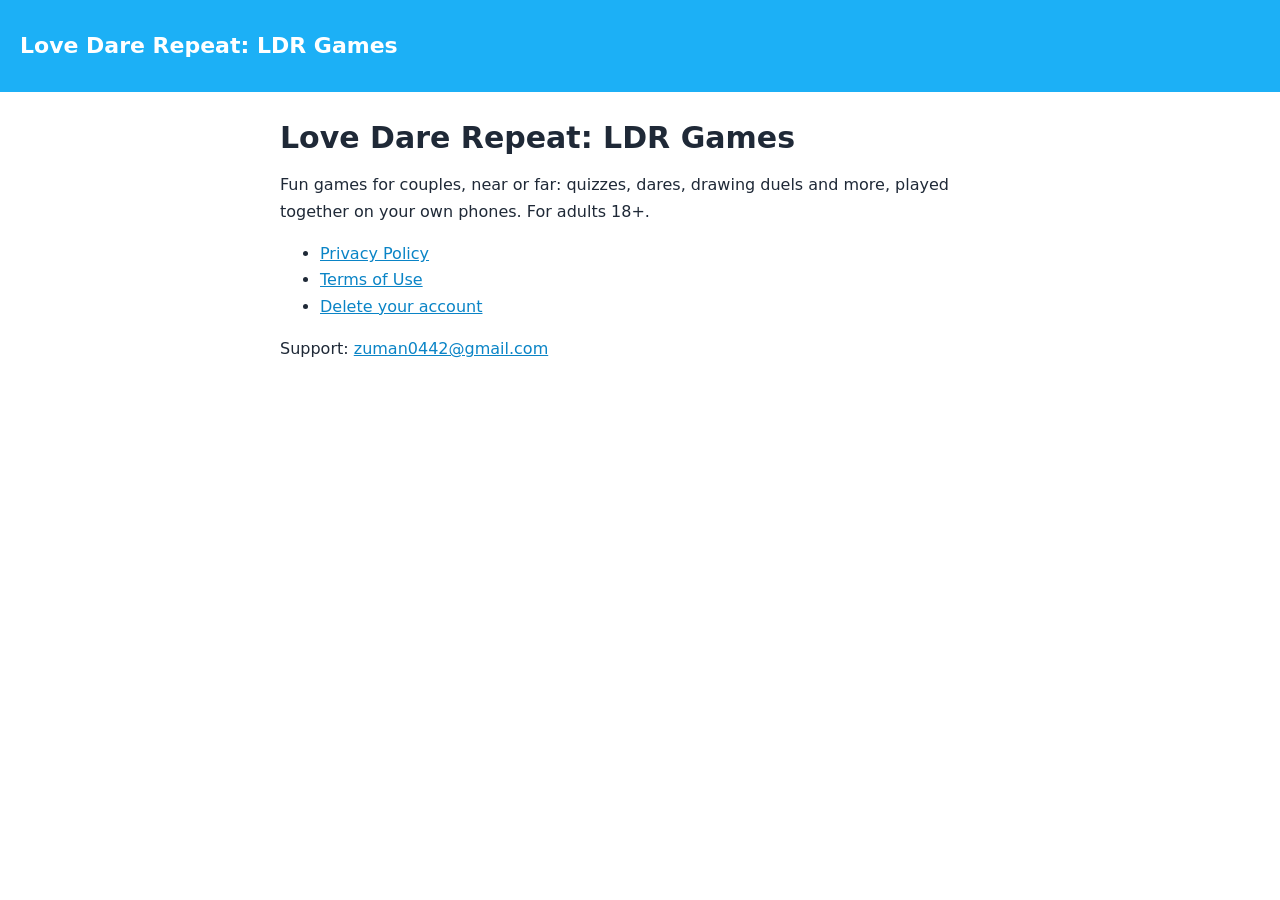
<file: index.html>
<!doctype html>
<html lang="en">
<head>
<meta charset="utf-8">
<meta name="viewport" content="width=device-width, initial-scale=1">
<title>Love Dare Repeat: LDR Games</title>
<link rel="stylesheet" href="style.css">
</head>
<body>
<header><a href="./">Love Dare Repeat: LDR Games</a></header>
<main>
<h1>Love Dare Repeat: LDR Games</h1>
<p>Fun games for couples, near or far: quizzes, dares, drawing duels and more, played together on your own phones. For adults 18+.</p>
<ul>
<li><a href="privacy.html">Privacy Policy</a></li>
<li><a href="terms.html">Terms of Use</a></li>
<li><a href="delete-account.html">Delete your account</a></li>
</ul>
<p>Support: <a href="mailto:zuman0442@gmail.com">zuman0442@gmail.com</a></p>
</main>
</body>
</html>
</file>
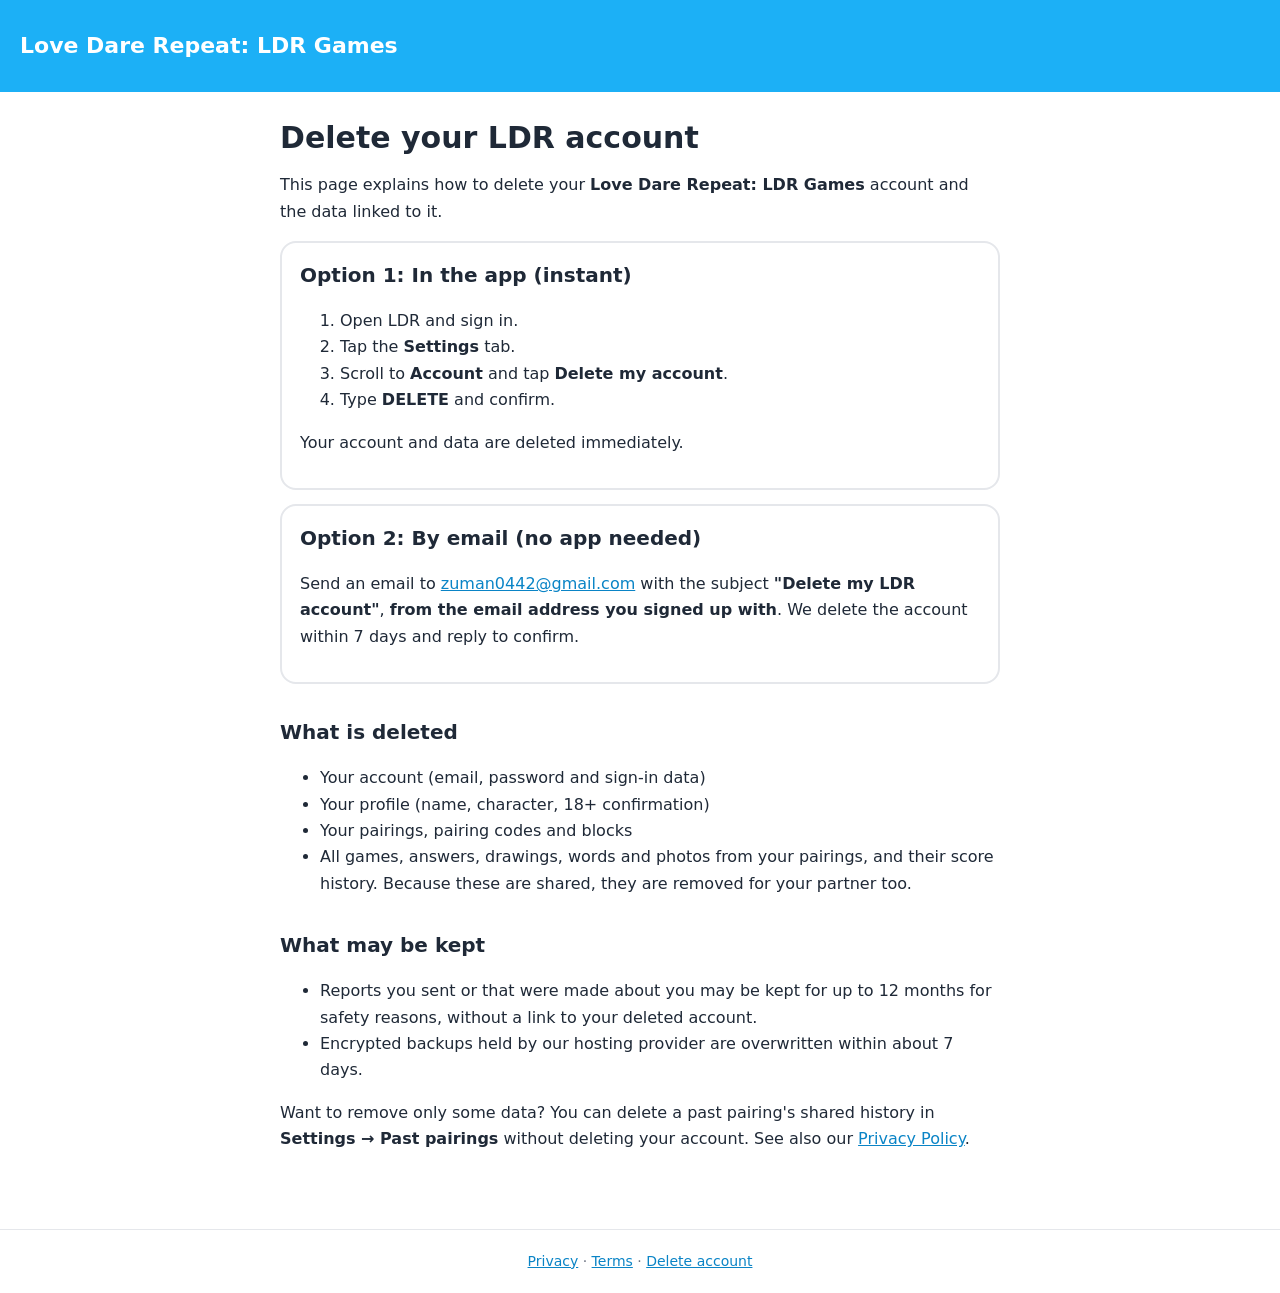
<file: delete-account.html>
<!doctype html>
<html lang="en">
<head>
<meta charset="utf-8">
<meta name="viewport" content="width=device-width, initial-scale=1">
<title>Delete your account – Love Dare Repeat: LDR Games</title>
<link rel="stylesheet" href="style.css">
</head>
<body>
<header><a href="./">Love Dare Repeat: LDR Games</a></header>
<main>
<h1>Delete your LDR account</h1>
<p>This page explains how to delete your <b>Love Dare Repeat: LDR Games</b> account and the data linked to it.</p>

<div class="card">
<h2 style="margin-top:0">Option 1: In the app (instant)</h2>
<ol>
<li>Open LDR and sign in.</li>
<li>Tap the <b>Settings</b> tab.</li>
<li>Scroll to <b>Account</b> and tap <b>Delete my account</b>.</li>
<li>Type <b>DELETE</b> and confirm.</li>
</ol>
<p>Your account and data are deleted immediately.</p>
</div>

<div class="card">
<h2 style="margin-top:0">Option 2: By email (no app needed)</h2>
<p>Send an email to <a href="mailto:zuman0442@gmail.com?subject=Delete%20my%20LDR%20account">zuman0442@gmail.com</a> with the subject <b>"Delete my LDR account"</b>, <b>from the email address you signed up with</b>. We delete the account within 7 days and reply to confirm.</p>
</div>

<h2>What is deleted</h2>
<ul>
<li>Your account (email, password and sign-in data)</li>
<li>Your profile (name, character, 18+ confirmation)</li>
<li>Your pairings, pairing codes and blocks</li>
<li>All games, answers, drawings, words and photos from your pairings, and their score history. Because these are shared, they are removed for your partner too.</li>
</ul>

<h2>What may be kept</h2>
<ul>
<li>Reports you sent or that were made about you may be kept for up to 12 months for safety reasons, without a link to your deleted account.</li>
<li>Encrypted backups held by our hosting provider are overwritten within about 7 days.</li>
</ul>

<p>Want to remove only some data? You can delete a past pairing's shared history in <b>Settings → Past pairings</b> without deleting your account. See also our <a href="privacy.html">Privacy Policy</a>.</p>
</main>
<footer><a href="privacy.html">Privacy</a> · <a href="terms.html">Terms</a> · <a href="delete-account.html">Delete account</a></footer>
</body>
</html>
</file>
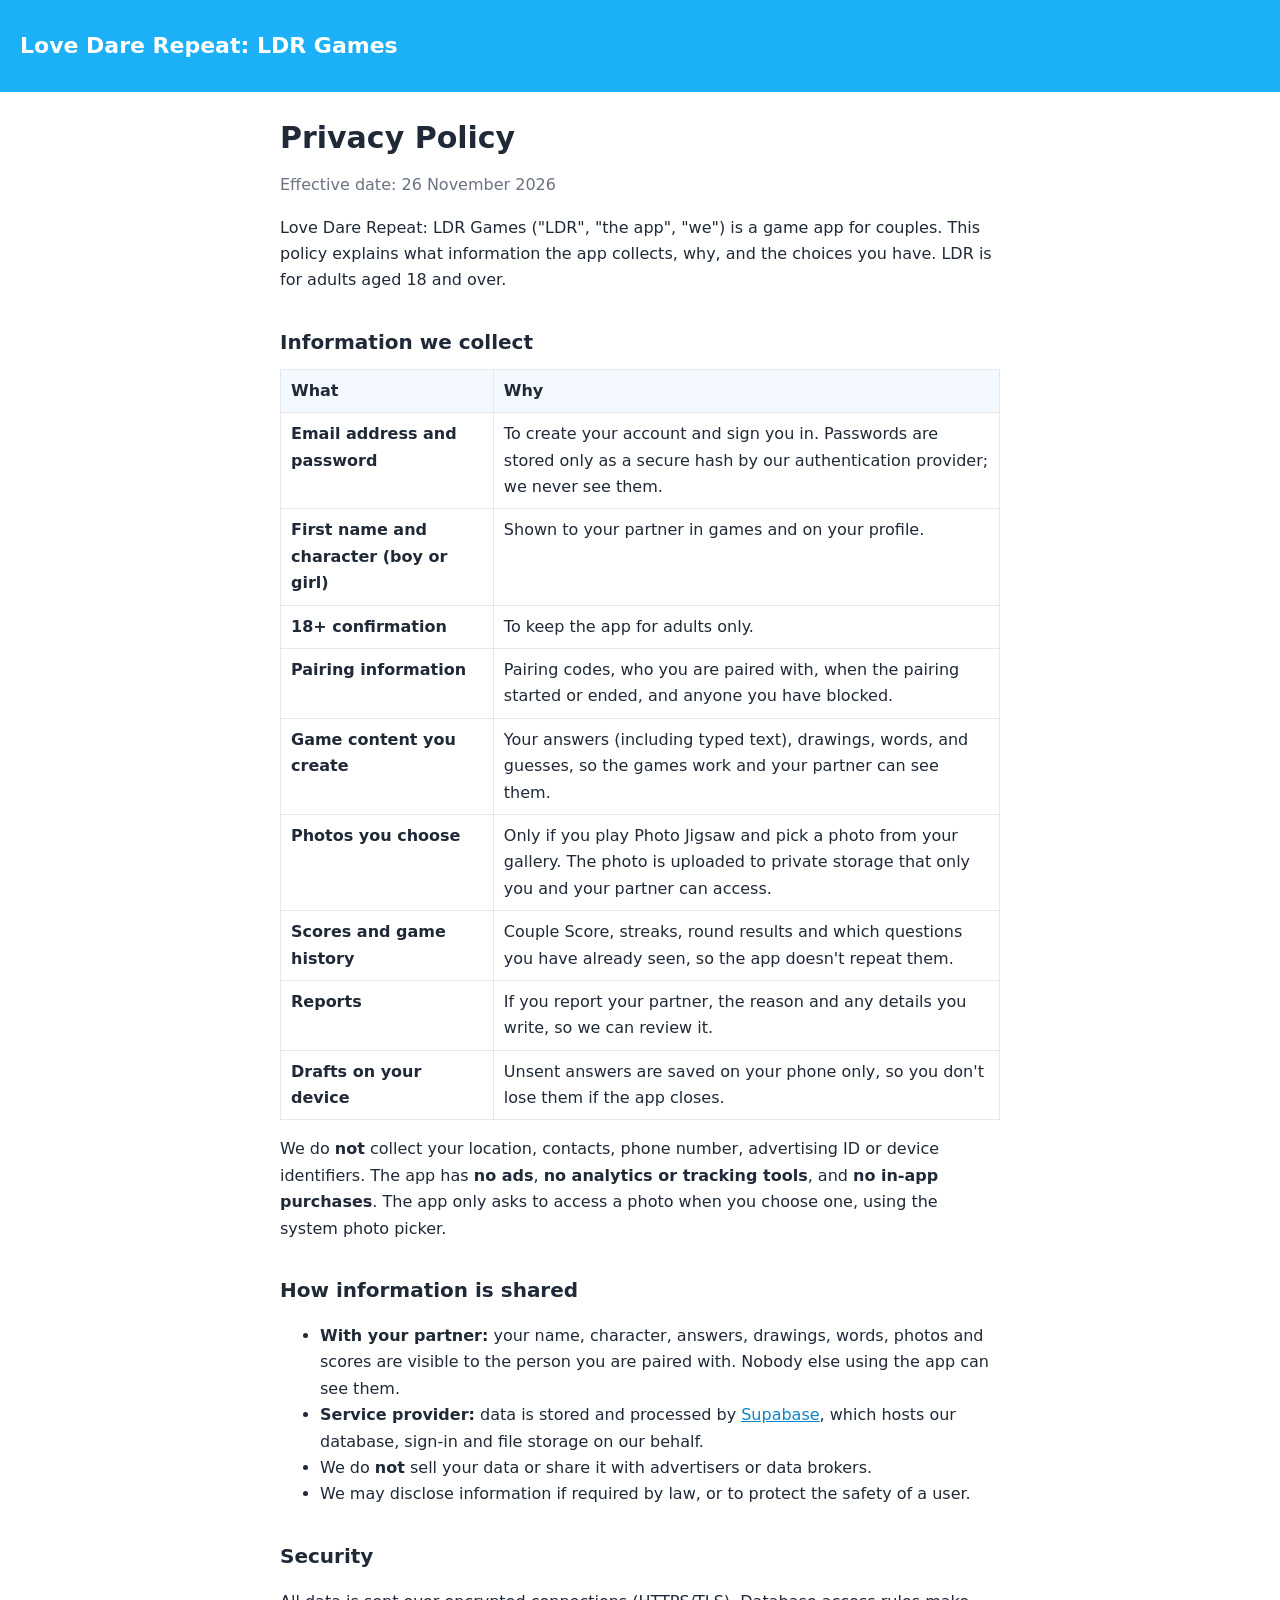
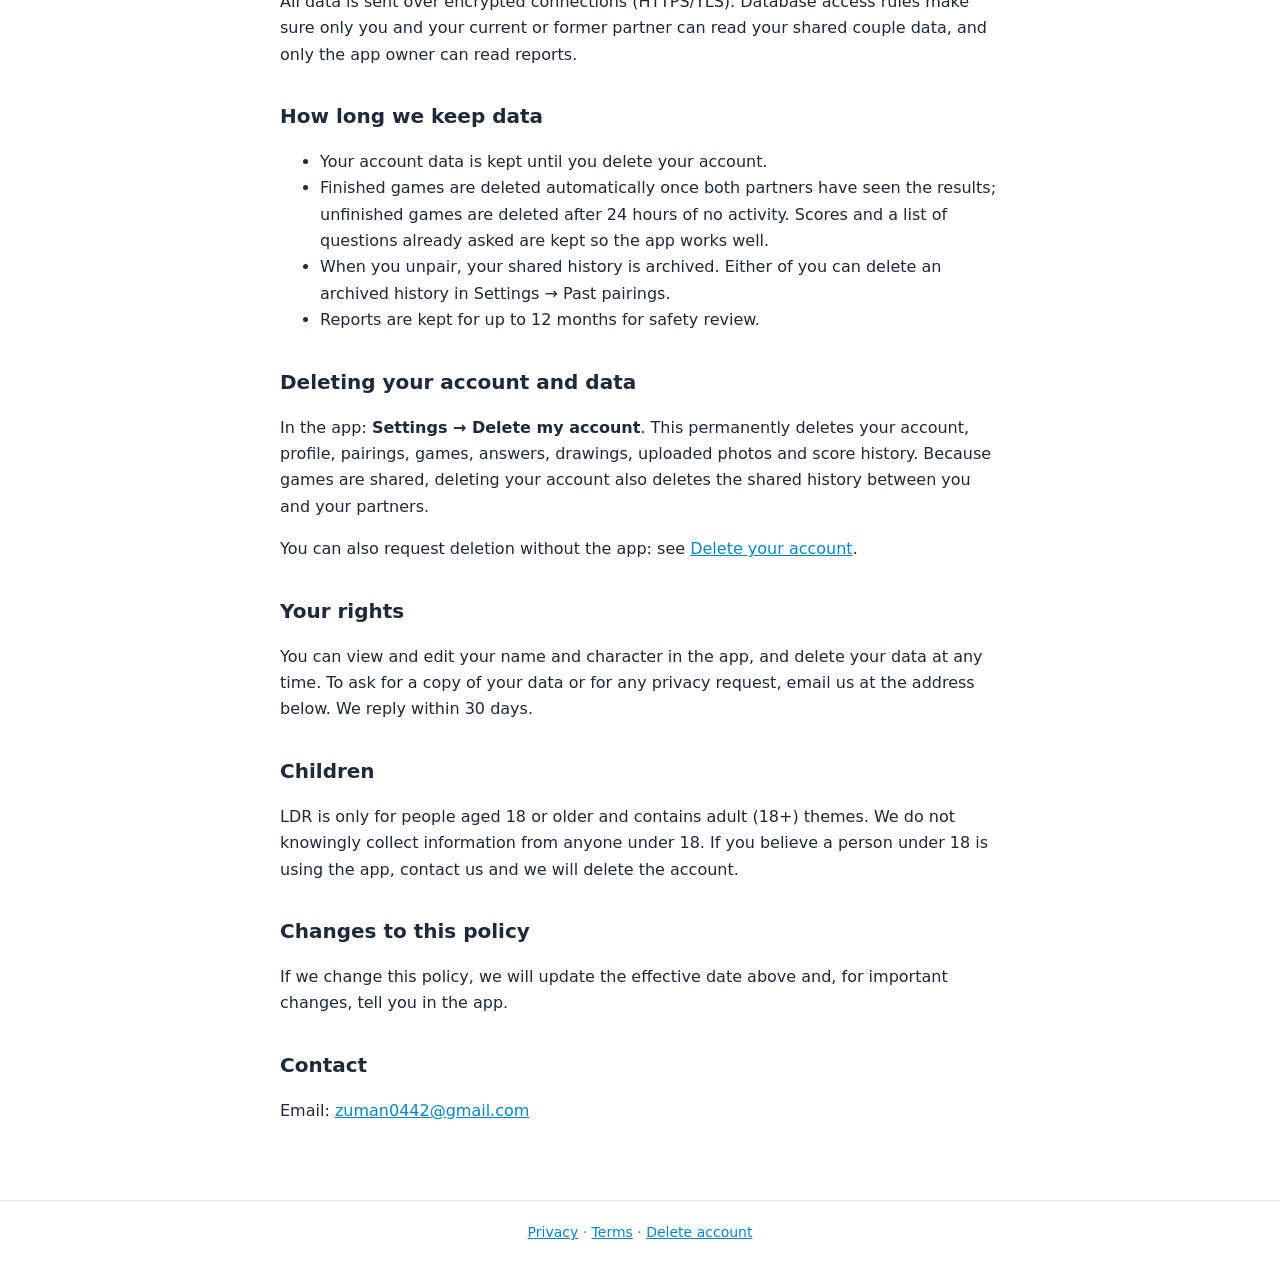
<file: privacy.html>
<!doctype html>
<html lang="en">
<head>
<meta charset="utf-8">
<meta name="viewport" content="width=device-width, initial-scale=1">
<title>Privacy Policy – Love Dare Repeat: LDR Games</title>
<link rel="stylesheet" href="style.css">
</head>
<body>
<header><a href="./">Love Dare Repeat: LDR Games</a></header>
<main>
<h1>Privacy Policy</h1>
<p class="muted">Effective date: 26 November 2026</p>

<p>Love Dare Repeat: LDR Games ("LDR", "the app", "we") is a game app for couples. This policy explains what information the app collects, why, and the choices you have. LDR is for adults aged 18 and over.</p>

<h2>Information we collect</h2>
<table>
<tr><th>What</th><th>Why</th></tr>
<tr><td><b>Email address and password</b></td><td>To create your account and sign you in. Passwords are stored only as a secure hash by our authentication provider; we never see them.</td></tr>
<tr><td><b>First name and character (boy or girl)</b></td><td>Shown to your partner in games and on your profile.</td></tr>
<tr><td><b>18+ confirmation</b></td><td>To keep the app for adults only.</td></tr>
<tr><td><b>Pairing information</b></td><td>Pairing codes, who you are paired with, when the pairing started or ended, and anyone you have blocked.</td></tr>
<tr><td><b>Game content you create</b></td><td>Your answers (including typed text), drawings, words, and guesses, so the games work and your partner can see them.</td></tr>
<tr><td><b>Photos you choose</b></td><td>Only if you play Photo Jigsaw and pick a photo from your gallery. The photo is uploaded to private storage that only you and your partner can access.</td></tr>
<tr><td><b>Scores and game history</b></td><td>Couple Score, streaks, round results and which questions you have already seen, so the app doesn't repeat them.</td></tr>
<tr><td><b>Reports</b></td><td>If you report your partner, the reason and any details you write, so we can review it.</td></tr>
<tr><td><b>Drafts on your device</b></td><td>Unsent answers are saved on your phone only, so you don't lose them if the app closes.</td></tr>
</table>

<p>We do <b>not</b> collect your location, contacts, phone number, advertising ID or device identifiers. The app has <b>no ads</b>, <b>no analytics or tracking tools</b>, and <b>no in-app purchases</b>. The app only asks to access a photo when you choose one, using the system photo picker.</p>

<h2>How information is shared</h2>
<ul>
<li><b>With your partner:</b> your name, character, answers, drawings, words, photos and scores are visible to the person you are paired with. Nobody else using the app can see them.</li>
<li><b>Service provider:</b> data is stored and processed by <a href="https://supabase.com/privacy">Supabase</a>, which hosts our database, sign-in and file storage on our behalf.</li>
<li>We do <b>not</b> sell your data or share it with advertisers or data brokers.</li>
<li>We may disclose information if required by law, or to protect the safety of a user.</li>
</ul>

<h2>Security</h2>
<p>All data is sent over encrypted connections (HTTPS/TLS). Database access rules make sure only you and your current or former partner can read your shared couple data, and only the app owner can read reports.</p>

<h2>How long we keep data</h2>
<ul>
<li>Your account data is kept until you delete your account.</li>
<li>Finished games are deleted automatically once both partners have seen the results; unfinished games are deleted after 24 hours of no activity. Scores and a list of questions already asked are kept so the app works well.</li>
<li>When you unpair, your shared history is archived. Either of you can delete an archived history in Settings → Past pairings.</li>
<li>Reports are kept for up to 12 months for safety review.</li>
</ul>

<h2>Deleting your account and data</h2>
<p>In the app: <b>Settings → Delete my account</b>. This permanently deletes your account, profile, pairings, games, answers, drawings, uploaded photos and score history. Because games are shared, deleting your account also deletes the shared history between you and your partners.</p>
<p>You can also request deletion without the app: see <a href="delete-account.html">Delete your account</a>.</p>

<h2>Your rights</h2>
<p>You can view and edit your name and character in the app, and delete your data at any time. To ask for a copy of your data or for any privacy request, email us at the address below. We reply within 30 days.</p>

<h2>Children</h2>
<p>LDR is only for people aged 18 or older and contains adult (18+) themes. We do not knowingly collect information from anyone under 18. If you believe a person under 18 is using the app, contact us and we will delete the account.</p>

<h2>Changes to this policy</h2>
<p>If we change this policy, we will update the effective date above and, for important changes, tell you in the app.</p>

<h2>Contact</h2>
<p>Email: <a href="mailto:zuman0442@gmail.com">zuman0442@gmail.com</a></p>
</main>
<footer><a href="privacy.html">Privacy</a> · <a href="terms.html">Terms</a> · <a href="delete-account.html">Delete account</a></footer>
</body>
</html>
</file>
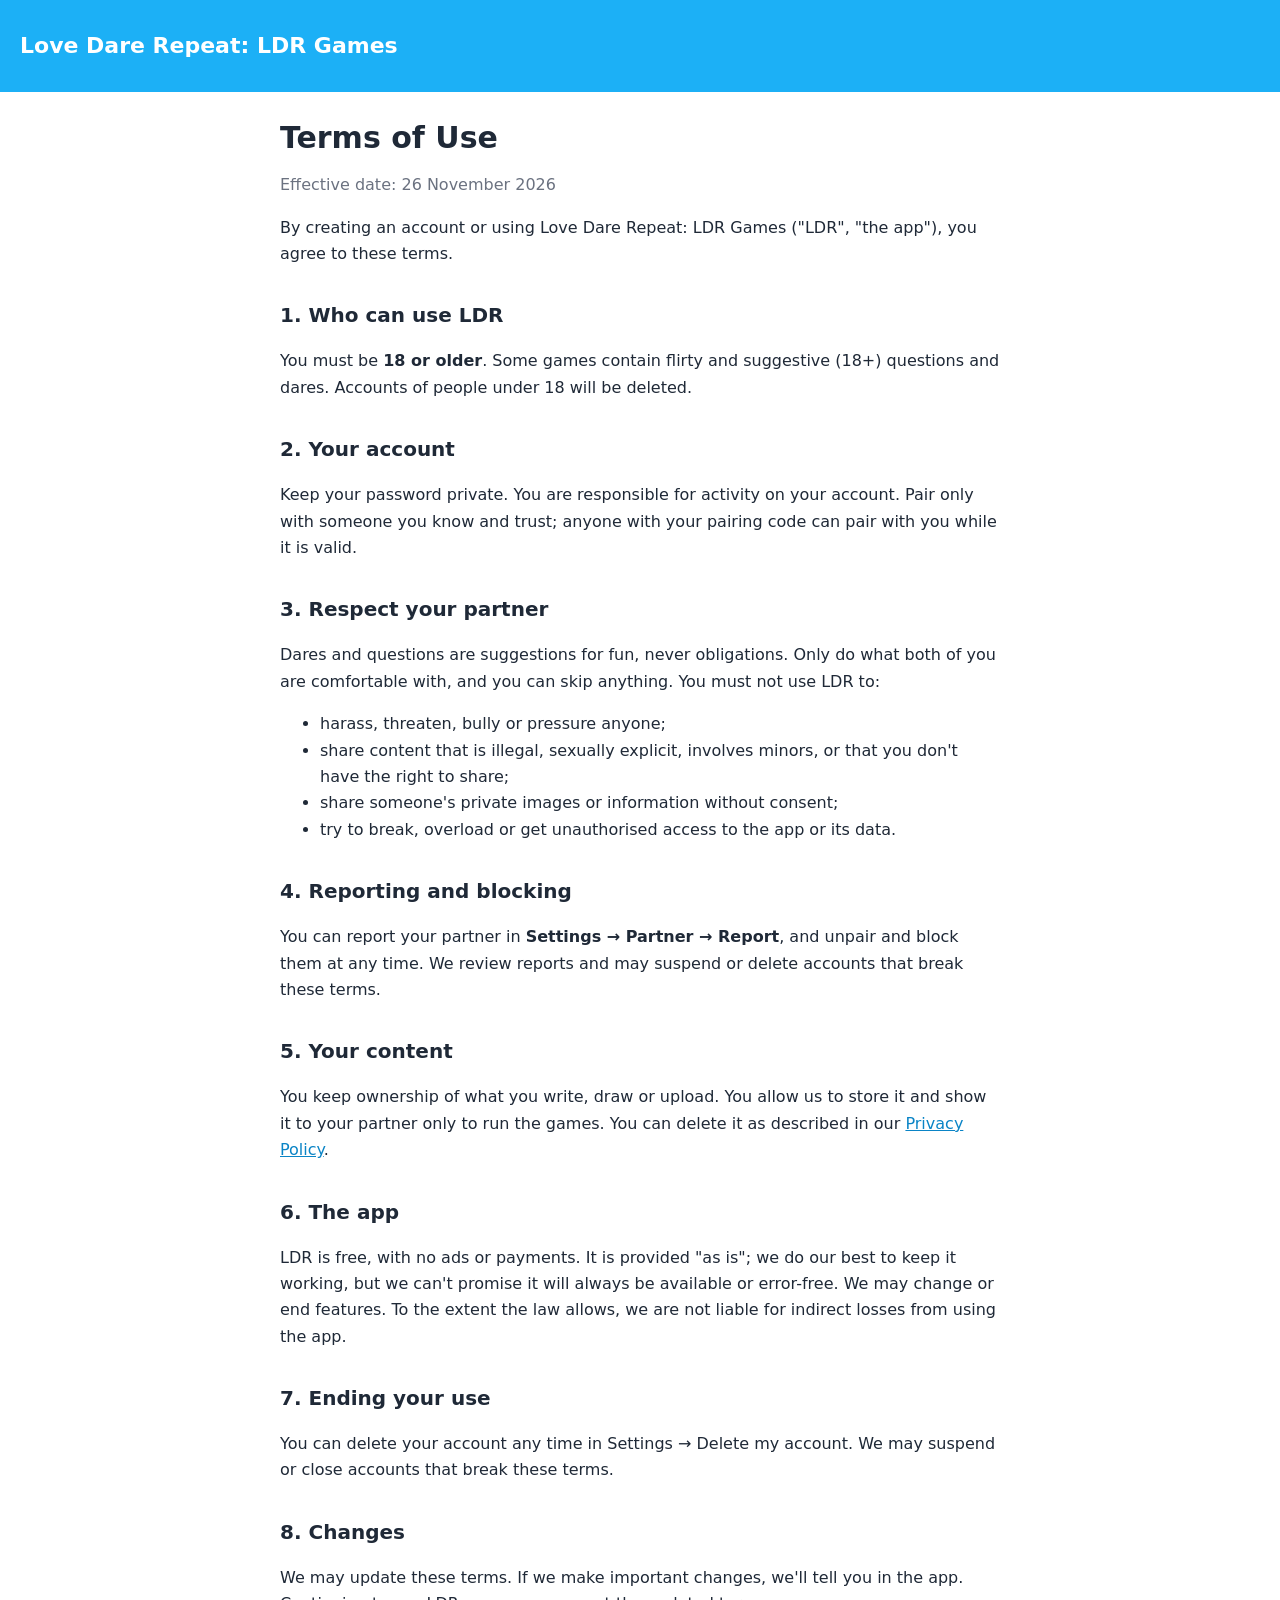
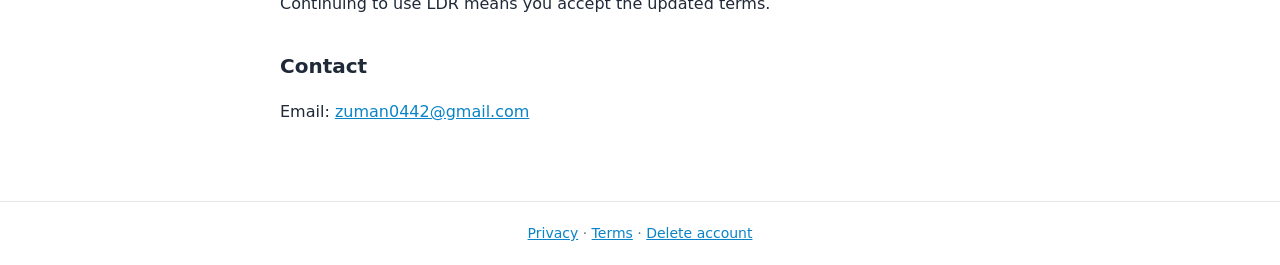
<file: terms.html>
<!doctype html>
<html lang="en">
<head>
<meta charset="utf-8">
<meta name="viewport" content="width=device-width, initial-scale=1">
<title>Terms of Use – Love Dare Repeat: LDR Games</title>
<link rel="stylesheet" href="style.css">
</head>
<body>
<header><a href="./">Love Dare Repeat: LDR Games</a></header>
<main>
<h1>Terms of Use</h1>
<p class="muted">Effective date: 26 November 2026</p>

<p>By creating an account or using Love Dare Repeat: LDR Games ("LDR", "the app"), you agree to these terms.</p>

<h2>1. Who can use LDR</h2>
<p>You must be <b>18 or older</b>. Some games contain flirty and suggestive (18+) questions and dares. Accounts of people under 18 will be deleted.</p>

<h2>2. Your account</h2>
<p>Keep your password private. You are responsible for activity on your account. Pair only with someone you know and trust; anyone with your pairing code can pair with you while it is valid.</p>

<h2>3. Respect your partner</h2>
<p>Dares and questions are suggestions for fun, never obligations. Only do what both of you are comfortable with, and you can skip anything. You must not use LDR to:</p>
<ul>
<li>harass, threaten, bully or pressure anyone;</li>
<li>share content that is illegal, sexually explicit, involves minors, or that you don't have the right to share;</li>
<li>share someone's private images or information without consent;</li>
<li>try to break, overload or get unauthorised access to the app or its data.</li>
</ul>

<h2>4. Reporting and blocking</h2>
<p>You can report your partner in <b>Settings → Partner → Report</b>, and unpair and block them at any time. We review reports and may suspend or delete accounts that break these terms.</p>

<h2>5. Your content</h2>
<p>You keep ownership of what you write, draw or upload. You allow us to store it and show it to your partner only to run the games. You can delete it as described in our <a href="privacy.html">Privacy Policy</a>.</p>

<h2>6. The app</h2>
<p>LDR is free, with no ads or payments. It is provided "as is"; we do our best to keep it working, but we can't promise it will always be available or error-free. We may change or end features. To the extent the law allows, we are not liable for indirect losses from using the app.</p>

<h2>7. Ending your use</h2>
<p>You can delete your account any time in Settings → Delete my account. We may suspend or close accounts that break these terms.</p>

<h2>8. Changes</h2>
<p>We may update these terms. If we make important changes, we'll tell you in the app. Continuing to use LDR means you accept the updated terms.</p>

<h2>Contact</h2>
<p>Email: <a href="mailto:zuman0442@gmail.com">zuman0442@gmail.com</a></p>
</main>
<footer><a href="privacy.html">Privacy</a> · <a href="terms.html">Terms</a> · <a href="delete-account.html">Delete account</a></footer>
</body>
</html>
</file>
<file: style.css>
:root{--sky:#1cb0f6;--ink:#1f2937;--muted:#6b7280;--line:#e5e7eb}
*{box-sizing:border-box}
body{margin:0;font:16px/1.65 system-ui,-apple-system,"Segoe UI",Roboto,sans-serif;color:var(--ink);background:#fff}
header{background:var(--sky);color:#fff;padding:28px 20px}
header a{color:#fff;text-decoration:none;font-weight:800;font-size:22px}
main{max-width:760px;margin:0 auto;padding:28px 20px 60px}
h1{font-size:30px;line-height:1.2;margin:0 0 6px}
h2{font-size:20px;margin:32px 0 8px}
.muted{color:var(--muted)}
a{color:#0a84c6}
table{border-collapse:collapse;width:100%;margin:10px 0}
td,th{border:1px solid var(--line);padding:8px 10px;text-align:left;vertical-align:top}
th{background:#f3f9fe}
.card{border:2px solid var(--line);border-radius:16px;padding:16px 18px;margin:14px 0}
footer{border-top:1px solid var(--line);padding:20px;text-align:center;color:var(--muted);font-size:14px}
</file>
